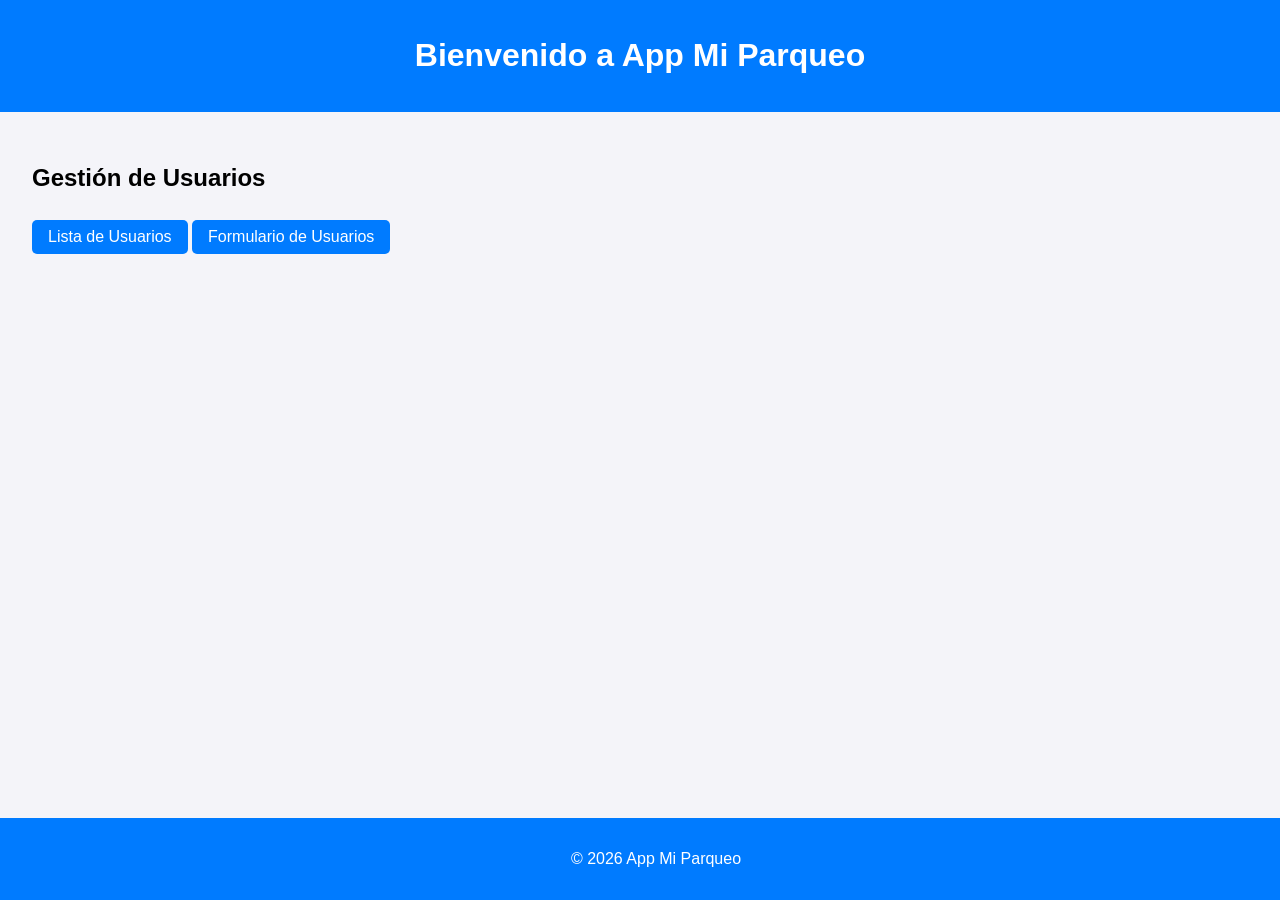
<file: src/main/resources/static/index.html>
<!DOCTYPE html>
<html lang="en">
<head>
    <meta charset="UTF-8">
    <meta name="viewport" content="width=device-width, initial-scale=1.0">
    <title>App Mi Parqueo</title>
    <style>
        body {
            font-family: Arial, sans-serif;
            margin: 0;
            padding: 0;
            background-color: #f4f4f9;
        }
        header {
            background-color: #007bff;
            color: white;
            padding: 1rem;
            text-align: center;
        }
        main {
            padding: 2rem;
        }
        section {
            margin-bottom: 2rem;
        }
        a {
            display: inline-block;
            margin: 0.5rem 0;
            padding: 0.5rem 1rem;
            text-decoration: none;
            color: white;
            background-color: #007bff;
            border-radius: 5px;
        }
        a:hover {
            background-color: #0056b3;
        }
        footer {
            text-align: center;
            padding: 1rem;
            background-color: #007bff;
            color: white;
            position: fixed;
            bottom: 0;
            width: 100%;
        }
    </style>
    <script>
        document.addEventListener("DOMContentLoaded", function() {
            const links = document.querySelectorAll("a");
            links.forEach(link => {
                link.addEventListener("click", function(event) {
                    event.preventDefault();
                    alert(`Navegando a: ${this.textContent}`);
                });
            });
        });
    </script>
</head>
<body>
    <header>
        <h1>Bienvenido a App Mi Parqueo</h1>
    </header>
    <main>
        <section id="usuarios">
            <h2>Gestión de Usuarios</h2>
            <a href="templates/Usuarios/list.html">Lista de Usuarios</a>
            <a href="templates/Usuarios/form.html">Formulario de Usuarios</a>
        </section>
    </main>
    <footer>
        <p>&copy; 2026 App Mi Parqueo</p>
    </footer>
</body>
</html>
</file>
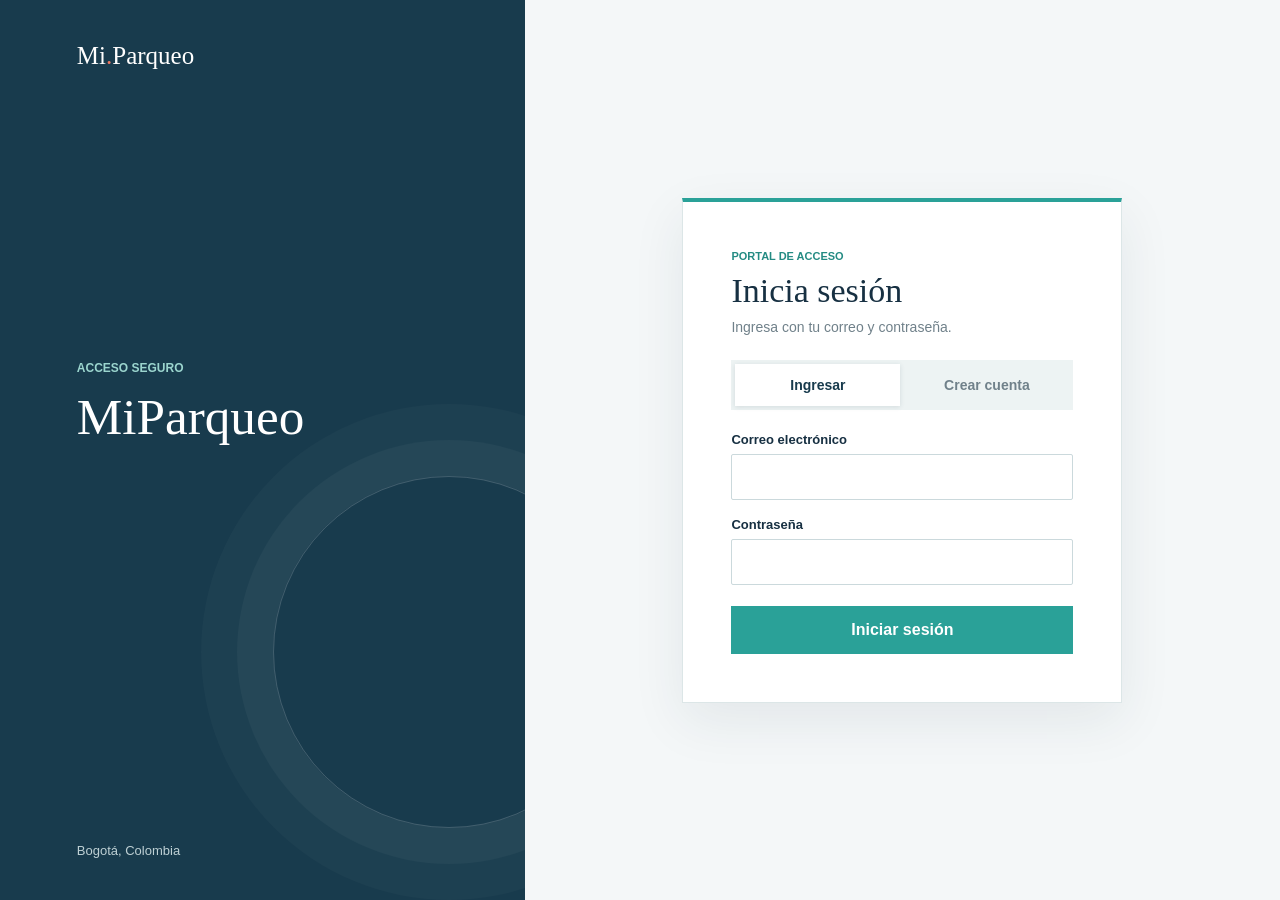
<file: src/main/resources/static/login.html>
<!DOCTYPE html>
<html lang="es">
<head>
    <meta charset="UTF-8">
    <meta name="viewport" content="width=device-width, initial-scale=1.0">
    <meta name="theme-color" content="#183b4d">
    <title>Acceso - MiParqueo</title>
    <style>
        :root {
            color-scheme: light;
            --ink: #173042;
            --muted: #70818a;
            --navy: #183b4d;
            --teal: #2aa198;
            --coral: #f07861;
            --line: #dce6e7;
            --panel: #ffffff;
            --canvas: #f4f7f8;
        }

        * { box-sizing: border-box; }

        body {
            min-height: 100vh;
            margin: 0;
            display: grid;
            grid-template-columns: minmax(280px, 0.82fr) minmax(440px, 1.18fr);
            background: var(--canvas);
            color: var(--ink);
            font-family: "Trebuchet MS", "Segoe UI", sans-serif;
        }

        .brand-panel {
            position: relative;
            display: flex;
            min-height: 100vh;
            flex-direction: column;
            justify-content: space-between;
            overflow: hidden;
            padding: 42px clamp(28px, 6vw, 88px);
            background: var(--navy);
            color: white;
        }

        .brand-panel::after {
            position: absolute;
            right: -100px;
            bottom: 8%;
            width: 350px;
            height: 350px;
            border: 1px solid rgba(255, 255, 255, .18);
            border-radius: 50%;
            box-shadow: 0 0 0 36px rgba(255, 255, 255, .035), 0 0 0 72px rgba(255, 255, 255, .025);
            content: "";
        }

        .brand-name {
            color: white;
            font-family: Georgia, serif;
            font-size: 25px;
            text-decoration: none;
        }

        .brand-mark { color: var(--coral); }

        .brand-caption {
            position: relative;
            z-index: 1;
            max-width: 360px;
            margin: 0 0 12vh;
        }

        .brand-caption p {
            margin: 0 0 14px;
            color: #9bd5ce;
            font-size: 12px;
            font-weight: 700;
            text-transform: uppercase;
        }

        .brand-caption h1 {
            margin: 0;
            font-family: Georgia, serif;
            font-size: clamp(36px, 4vw, 58px);
            font-weight: 400;
            line-height: 1.08;
        }

        .brand-footer {
            color: #bed0d4;
            font-size: 13px;
        }

        .auth-panel {
            display: grid;
            min-height: 100vh;
            place-items: center;
            padding: 36px 24px;
        }

        .auth-card {
            width: min(100%, 440px);
            padding: clamp(28px, 5vw, 48px);
            border: 1px solid var(--line);
            border-top: 4px solid var(--teal);
            background: var(--panel);
            box-shadow: 0 18px 50px rgba(23, 48, 66, .08);
            animation: arrive .35s ease-out both;
        }

        .eyebrow {
            margin: 0 0 10px;
            color: #248b83;
            font-size: 11px;
            font-weight: 700;
            text-transform: uppercase;
        }

        h2 {
            margin: 0;
            font-family: Georgia, serif;
            font-size: 34px;
            font-weight: 400;
        }

        .intro {
            margin: 9px 0 25px;
            color: var(--muted);
            font-size: 14px;
        }

        .mode-switch {
            display: grid;
            grid-template-columns: 1fr 1fr;
            gap: 4px;
            margin-bottom: 22px;
            padding: 4px;
            background: #edf3f3;
        }

        .mode-switch button {
            min-height: 42px;
            border: 0;
            background: transparent;
            color: var(--muted);
            font: inherit;
            font-size: 14px;
            font-weight: 700;
            cursor: pointer;
        }

        .mode-switch button[aria-selected="true"] {
            background: white;
            color: var(--navy);
            box-shadow: 0 1px 5px rgba(23, 48, 66, .12);
        }

        form[hidden] { display: none; }

        .field { margin-bottom: 17px; }

        label {
            display: block;
            margin-bottom: 7px;
            font-size: 13px;
            font-weight: 700;
        }

        input {
            width: 100%;
            height: 46px;
            padding: 0 13px;
            border: 1px solid #cbd9dc;
            border-radius: 2px;
            background: white;
            color: var(--ink);
            font: inherit;
            font-size: 15px;
        }

        input:focus {
            border-color: var(--teal);
            outline: 3px solid rgba(42, 161, 152, .16);
        }

        .submit-button {
            width: 100%;
            min-height: 48px;
            margin-top: 4px;
            border: 0;
            background: var(--teal);
            color: white;
            font: inherit;
            font-weight: 700;
            cursor: pointer;
            transition: background .18s ease;
        }

        .submit-button:hover { background: #218b83; }
        .submit-button:disabled { cursor: wait; opacity: .7; }

        .message {
            margin: 0 0 18px;
            padding: 11px 12px;
            border-left: 3px solid var(--coral);
            background: #fff1ed;
            color: #8b3d2c;
            font-size: 13px;
            line-height: 1.45;
        }

        .message[data-state="success"] {
            border-color: var(--teal);
            background: #e8f6f3;
            color: #176860;
        }

        @keyframes arrive {
            from { opacity: 0; transform: translateY(8px); }
            to { opacity: 1; transform: translateY(0); }
        }

        @media (max-width: 760px) {
            body { display: block; }
            .brand-panel {
                min-height: 0;
                padding: 22px 24px;
            }
            .brand-panel::after, .brand-caption, .brand-footer { display: none; }
            .brand-name { font-size: 22px; }
            .auth-panel { min-height: calc(100vh - 68px); padding: 28px 18px; }
            .auth-card { padding: 28px 24px; }
        }

        @media (prefers-reduced-motion: reduce) {
            *, *::before, *::after { animation-duration: .01ms !important; transition-duration: .01ms !important; }
        }
    </style>
</head>
<body>
    <aside class="brand-panel" aria-label="MiParqueo">
        <a class="brand-name" href="/login.html">Mi<span class="brand-mark">.</span>Parqueo</a>
        <div class="brand-caption" aria-hidden="true">
            <p>Acceso seguro</p>
            <h1>MiParqueo</h1>
        </div>
        <div class="brand-footer">Bogotá, Colombia</div>
    </aside>

    <main class="auth-panel">
        <section class="auth-card" aria-labelledby="form-title">
            <p class="eyebrow">Portal de acceso</p>
            <h2 id="form-title">Inicia sesión</h2>
            <p class="intro" id="form-intro">Ingresa con tu correo y contraseña.</p>

            <div class="mode-switch" role="tablist" aria-label="Acceso a la cuenta">
                <button id="login-tab" type="button" role="tab" aria-selected="true" aria-controls="login-form">Ingresar</button>
                <button id="register-tab" type="button" role="tab" aria-selected="false" aria-controls="register-form">Crear cuenta</button>
            </div>

            <p id="form-message" class="message" role="status" aria-live="polite" hidden></p>

            <form id="login-form" role="tabpanel" aria-labelledby="login-tab">
                <div class="field">
                    <label for="login-username">Correo electrónico</label>
                    <input id="login-username" name="usuario" type="email" autocomplete="username" required>
                </div>
                <div class="field">
                    <label for="login-password">Contraseña</label>
                    <input id="login-password" name="contrasena" type="password" autocomplete="current-password" required>
                </div>
                <button class="submit-button" type="submit">Iniciar sesión</button>
            </form>

            <form id="register-form" role="tabpanel" aria-labelledby="register-tab" hidden>
                <div class="field">
                    <label for="register-username">Correo electrónico</label>
                    <input id="register-username" name="usuario" type="email" autocomplete="email" required>
                </div>
                <div class="field">
                    <label for="register-password">Contraseña</label>
                    <input id="register-password" name="contrasena" type="password" autocomplete="new-password" minlength="1" required>
                </div>
                <button class="submit-button" type="submit">Crear cuenta</button>
            </form>
        </section>
    </main>

    <script>
        const loginTab = document.getElementById('login-tab');
        const registerTab = document.getElementById('register-tab');
        const loginForm = document.getElementById('login-form');
        const registerForm = document.getElementById('register-form');
        const message = document.getElementById('form-message');
        const formTitle = document.getElementById('form-title');
        const formIntro = document.getElementById('form-intro');

        function setMode(mode) {
            const isLogin = mode === 'login';
            loginTab.setAttribute('aria-selected', String(isLogin));
            registerTab.setAttribute('aria-selected', String(!isLogin));
            loginForm.hidden = !isLogin;
            registerForm.hidden = isLogin;
            formTitle.textContent = isLogin ? 'Inicia sesión' : 'Crea tu cuenta';
            formIntro.textContent = isLogin ? 'Ingresa con tu correo y contraseña.' : 'Regístrate con un correo y una contraseña.';
            clearMessage();
        }

        function showMessage(text, state) {
            message.textContent = text;
            message.dataset.state = state || 'error';
            message.hidden = false;
        }

        function clearMessage() {
            message.textContent = '';
            message.hidden = true;
            delete message.dataset.state;
        }

        function formPayload(form) {
            const data = new FormData(form);
            return {
                usuario: data.get('usuario').trim(),
                contrasena: data.get('contrasena')
            };
        }

        async function submitAuth(event, endpoint, isRegistration) {
            event.preventDefault();
            clearMessage();
            const form = event.currentTarget;
            const button = form.querySelector('button[type="submit"]');
            const originalLabel = button.textContent;
            button.disabled = true;
            button.textContent = 'Procesando...';

            try {
                const response = await fetch(endpoint, {
                    method: 'POST',
                    headers: { 'Content-Type': 'application/json' },
                    credentials: 'same-origin',
                    body: JSON.stringify(formPayload(form))
                });
                const result = await response.json().catch(() => ({}));
                if (!response.ok) {
                    throw new Error(result.mensaje || (response.status === 401
                        ? 'Error en la autenticación.'
                        : 'No se pudo completar la solicitud.'));
                }

                if (isRegistration) {
                    const username = document.getElementById('register-username').value.trim();
                    registerForm.reset();
                    setMode('login');
                    document.getElementById('login-username').value = username;
                    showMessage(result.mensaje || 'Cuenta creada. Ya puedes iniciar sesión.', 'success');
                } else {
                    showMessage(result.mensaje || 'Autenticación satisfactoria.', 'success');
                    window.setTimeout(() => window.location.assign('/view/dashboard'), 500);
                }
            } catch (error) {
                showMessage(error.message || 'No se pudo conectar con el servicio. Inténtalo de nuevo.');
            } finally {
                button.disabled = false;
                button.textContent = originalLabel;
            }
        }

        loginTab.addEventListener('click', () => setMode('login'));
        registerTab.addEventListener('click', () => setMode('register'));
        loginForm.addEventListener('submit', event => submitAuth(event, '/api/auth/login', false));
        registerForm.addEventListener('submit', event => submitAuth(event, '/api/auth/register', true));

        if (new URLSearchParams(window.location.search).has('error')) {
            showMessage('Correo o contraseña incorrectos.');
        }
    </script>
</body>
</html>
</file>
